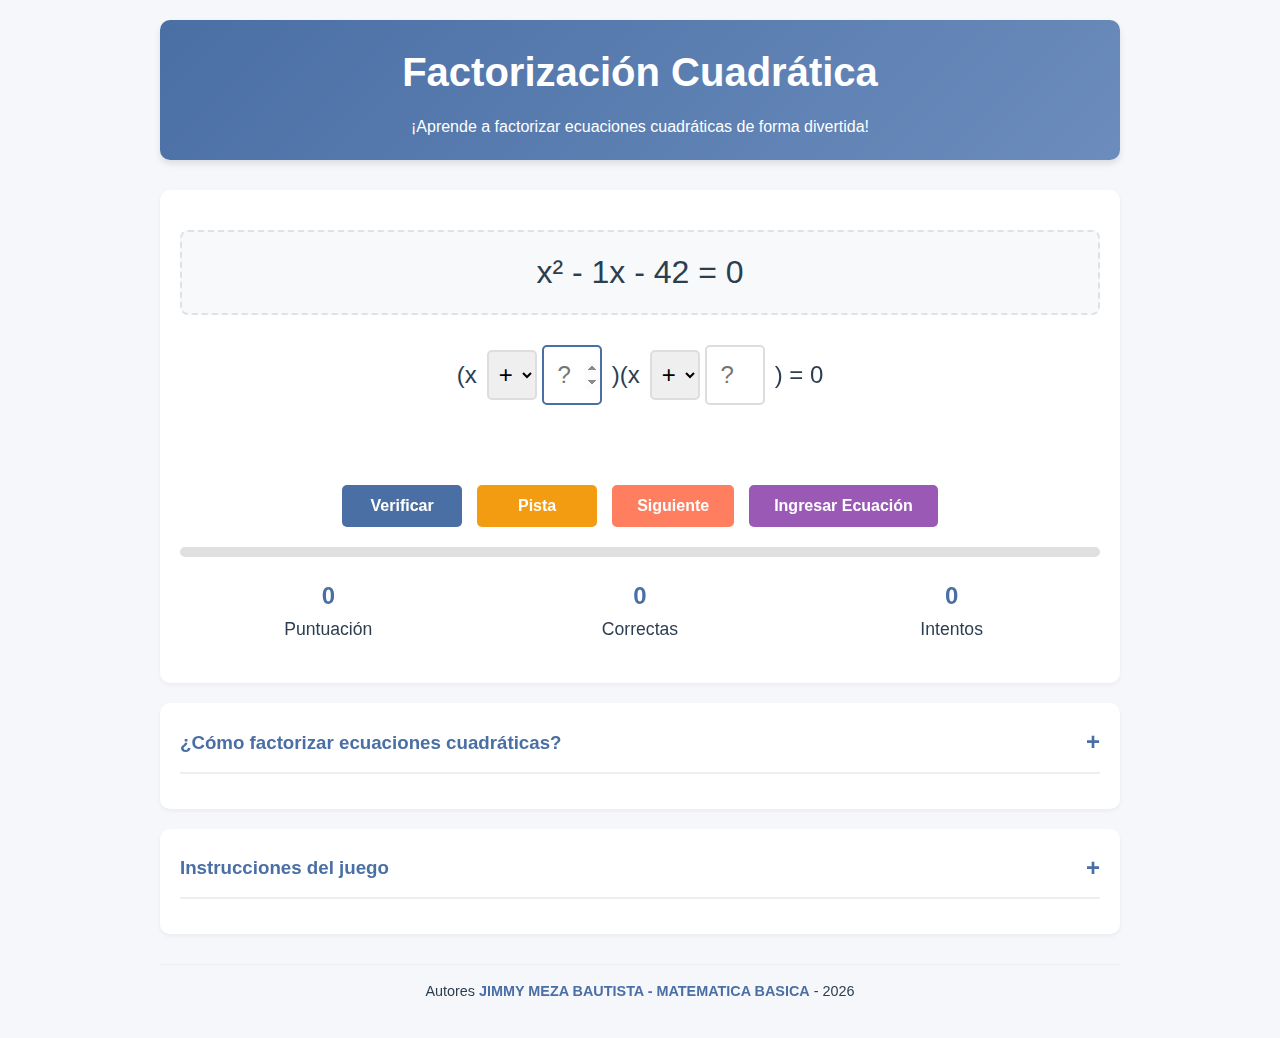
<file: index2.html>
<!DOCTYPE html>
<html lang="es">
<head>
    <meta charset="UTF-8">
    <meta name="viewport" content="width=device-width, initial-scale=1.0">
    <title>Factorización Cuadrática - Juego Interactivo</title>
    <style>
        :root {
            --primary: #4a6fa5;
            --secondary: #6b8cbc;
            --accent: #ff7e5f;
            --light: #f5f7fa;
            --dark: #2c3e50;
            --correct: #2ecc71;
            --incorrect: #e74c3c;
        }
        
        * {
            box-sizing: border-box;
            margin: 0;
            padding: 0;
            font-family: 'Segoe UI', Tahoma, Geneva, Verdana, sans-serif;
        }
        
        body {
            background-color: var(--light);
            color: var(--dark);
            line-height: 1.6;
            padding: 20px;
            max-width: 1000px;
            margin: 0 auto;
            display: flex;
            flex-direction: column;
            min-height: 100vh;
        }
        
        header {
            text-align: center;
            margin-bottom: 30px;
            padding: 20px;
            background: linear-gradient(135deg, var(--primary), var(--secondary));
            color: white;
            border-radius: 10px;
            box-shadow: 0 4px 6px rgba(0,0,0,0.1);
        }
        
        h1 {
            font-size: 2.5rem;
            margin-bottom: 10px;
        }
        
        .container {
            display: flex;
            flex-direction: column;
            gap: 20px;
            flex: 1;
        }
        
        .game-area, .tutorial, .controls {
            background: white;
            padding: 20px;
            border-radius: 10px;
            box-shadow: 0 2px 4px rgba(0,0,0,0.05);
        }
        
        .equation-display {
            font-size: 2rem;
            text-align: center;
            margin: 20px 0;
            padding: 15px;
            background-color: #f8f9fa;
            border-radius: 8px;
            border: 2px dashed #dee2e6;
            overflow-x: auto;
        }
        
        .equation-inputs {
            display: flex;
            justify-content: center;
            align-items: center;
            gap: 5px;
            margin: 20px 0;
            flex-wrap: wrap;
            padding: 10px 0;
            width: 100%;
        }
        
        .factor-inputs {
            display: flex;
            justify-content: center;
            align-items: center;
            gap: 5px;
            margin: 20px 0;
            flex-wrap: wrap;
            padding: 10px 0;
            width: 100%;
        }
        
        .roots-inputs {
            display: flex;
            flex-direction: column;
            align-items: center;
            gap: 10px;
            margin: 20px 0;
            padding: 15px;
            background-color: #f8f9fa;
            border-radius: 8px;
            border: 1px solid #dee2e6;
        }
        
        .root-input-group {
            display: flex;
            align-items: center;
            gap: 5px;
            margin: 5px 0;
        }
        
        .sign-input {
            width: 50px;
            height: 50px;
            font-size: 1.5rem;
            text-align: center;
            border: 2px solid #ddd;
            border-radius: 5px;
            transition: border-color 0.3s;
        }
        
        .number-input {
            width: 60px;
            height: 60px;
            font-size: 1.5rem;
            text-align: center;
            border: 2px solid #ddd;
            border-radius: 5px;
            transition: border-color 0.3s;
        }
        
        .root-input {
            width: 80px;
            height: 50px;
            font-size: 1.3rem;
            text-align: center;
            border: 2px solid #ddd;
            border-radius: 5px;
            transition: border-color 0.3s;
        }
        
        .sign-input:focus, .number-input:focus, .root-input:focus {
            border-color: var(--primary);
            outline: none;
        }
        
        .equation-inputs span, .factor-inputs span {
            font-size: 1.5rem;
            margin: 0 5px;
            white-space: nowrap;
        }
        
        .buttons {
            display: flex;
            justify-content: center;
            gap: 15px;
            margin: 20px 0;
            flex-wrap: wrap;
        }
        
        button {
            padding: 12px 25px;
            font-size: 1rem;
            border: none;
            border-radius: 5px;
            cursor: pointer;
            transition: all 0.3s;
            font-weight: 600;
            min-width: 120px;
        }
        
        .check-btn {
            background-color: var(--primary);
            color: white;
        }
        
        .check-btn:hover {
            background-color: var(--secondary);
        }
        
        .next-btn {
            background-color: var(--accent);
            color: white;
        }
        
        .next-btn:hover {
            background-color: #ff9a8b;
        }
        
        .hint-btn {
            background-color: #f39c12;
            color: white;
        }
        
        .hint-btn:hover {
            background-color: #f1c40f;
        }
        
        .custom-btn {
            background-color: #9b59b6;
            color: white;
        }
        
        .custom-btn:hover {
            background-color: #8e44ad;
        }
        
        .feedback {
            text-align: center;
            font-size: 1.2rem;
            margin: 15px 0;
            min-height: 30px;
            font-weight: 600;
        }
        
        .discriminant-info {
            background-color: #e8f4fd;
            padding: 15px;
            border-radius: 8px;
            margin: 15px 0;
            border-left: 4px solid var(--primary);
        }
        
        .correct {
            color: var(--correct);
        }
        
        .incorrect {
            color: var(--incorrect);
        }
        
        .stats {
            display: flex;
            justify-content: space-around;
            margin: 20px 0;
            font-size: 1.1rem;
            flex-wrap: wrap;
            gap: 15px;
        }
        
        .stat-item {
            text-align: center;
            min-width: 100px;
        }
        
        .stat-value {
            font-size: 1.5rem;
            font-weight: bold;
            color: var(--primary);
        }
        
        .tutorial h3, .controls h3 {
            color: var(--primary);
            margin-bottom: 15px;
            padding-bottom: 10px;
            cursor: pointer;
            display: flex;
            justify-content: space-between;
            align-items: center;
            border-bottom: 2px solid #eee;
        }
        
        .tutorial h3::after, .controls h3::after {
            content: "+";
            font-size: 1.5rem;
            transition: transform 0.3s;
        }
        
        .tutorial:not(.collapsed) h3::after, .controls:not(.collapsed) h3::after {
            content: "−";
        }
        
        .tutorial-content, .controls-content {
            max-height: 0;
            overflow: hidden;
            transition: max-height 0.5s ease-in-out;
        }
        
        .tutorial:not(.collapsed) .tutorial-content, .controls:not(.collapsed) .controls-content {
            max-height: 1000px;
        }
        
        .example {
            background-color: #f8f9fa;
            padding: 15px;
            border-radius: 5px;
            margin: 15px 0;
        }
        
        .step {
            margin: 10px 0;
            display: flex;
            align-items: center;
        }
        
        .step-number {
            background-color: var(--primary);
            color: white;
            width: 30px;
            height: 30px;
            border-radius: 50%;
            display: flex;
            align-items: center;
            justify-content: center;
            margin-right: 10px;
            flex-shrink: 0;
        }
        
        .progress-bar {
            height: 10px;
            background-color: #e0e0e0;
            border-radius: 5px;
            margin: 20px 0;
            overflow: hidden;
        }
        
        .progress {
            height: 100%;
            background-color: var(--correct);
            width: 0%;
            transition: width 0.5s;
        }
        
        .hidden {
            display: none;
        }
        
        .author-credit {
            text-align: center;
            margin-top: 30px;
            padding: 15px;
            color: var(--dark);
            font-size: 0.9rem;
            border-top: 1px solid #eee;
        }
        
        .author-name {
            font-weight: bold;
            color: var(--primary);
        }
        
        @media (max-width: 768px) {
            h1 {
                font-size: 2rem;
            }
            
            .equation-display {
                font-size: 1.5rem;
                padding: 10px;
            }
            
            .equation-inputs, .factor-inputs {
                gap: 3px;
                justify-content: center;
                flex-wrap: wrap;
            }
            
            .sign-input {
                width: 40px;
                height: 40px;
                font-size: 1.2rem;
            }
            
            .number-input {
                width: 50px;
                height: 50px;
                font-size: 1.2rem;
            }
            
            .root-input {
                width: 70px;
                height: 40px;
                font-size: 1.1rem;
            }
            
            .equation-inputs span, .factor-inputs span {
                font-size: 1.2rem;
                margin: 0 3px;
            }
            
            button {
                padding: 10px 20px;
                font-size: 0.9rem;
                min-width: 100px;
            }
            
            .stats {
                gap: 10px;
            }
            
            .stat-item {
                min-width: 80px;
            }
        }
        
        @media (max-width: 480px) {
            body {
                padding: 10px;
            }
            
            header {
                padding: 15px;
                margin-bottom: 20px;
            }
            
            h1 {
                font-size: 1.8rem;
            }
            
            .equation-display {
                font-size: 1.3rem;
            }
            
            .equation-inputs, .factor-inputs {
                gap: 2px;
                justify-content: center;
                flex-wrap: wrap;
            }
            
            .sign-input {
                width: 35px;
                height: 35px;
                font-size: 1.1rem;
            }
            
            .number-input {
                width: 45px;
                height: 45px;
                font-size: 1.1rem;
            }
            
            .root-input {
                width: 60px;
                height: 35px;
                font-size: 1rem;
            }
            
            .equation-inputs span, .factor-inputs span {
                font-size: 1.1rem;
            }
            
            button {
                padding: 8px 15px;
                font-size: 0.85rem;
                min-width: 90px;
            }
        }
    </style>
</head>
<body>
    <header>
        <h1>Factorización Cuadrática</h1>
        <p>¡Aprende a factorizar ecuaciones cuadráticas de forma divertida!</p>
    </header>
    
    <div class="container">
        <div class="game-area">
            <div class="equation-display" id="equation">x² + 5x + 6 = 0</div>
            
            <div class="equation-inputs hidden" id="customEquationInputs">
                <select class="sign-input" id="customA-sign">
                    <option value="+">+</option>
                    <option value="-">-</option>
                </select>
                <input type="number" class="number-input" id="customA" placeholder="1" min="1" value="1">
                <span>x²</span>
                <select class="sign-input" id="customB-sign">
                    <option value="+">+</option>
                    <option value="-">-</option>
                </select>
                <input type="number" class="number-input" id="customB" placeholder="5" value="5">
                <span>x</span>
                <select class="sign-input" id="customC-sign">
                    <option value="+">+</option>
                    <option value="-">-</option>
                </select>
                <input type="number" class="number-input" id="customC" placeholder="6" value="6">
                <span>= 0</span>
            </div>
            
            <div class="factor-inputs" id="factorInputs">
                <span>(x</span>
                <select class="sign-input" id="sign1">
                    <option value="+">+</option>
                    <option value="-">-</option>
                </select>
                <input type="number" class="number-input" id="factor1" placeholder="?" min="1">
                <span>)(x</span>
                <select class="sign-input" id="sign2">
                    <option value="+">+</option>
                    <option value="-">-</option>
                </select>
                <input type="number" class="number-input" id="factor2" placeholder="?" min="1">
                <span>) = 0</span>
            </div>
            
            <div class="roots-inputs hidden" id="rootsInputs">
                <h3>Encuentra las raíces de la ecuación:</h3>
                <div class="root-input-group">
                    <span id="root1Equation">x + 5 = 0</span>
                    <span>→ x =</span>
                    <input type="number" class="root-input" id="root1" placeholder="?">
                </div>
                <div class="root-input-group">
                    <span id="root2Equation">x - 3 = 0</span>
                    <span>→ x =</span>
                    <input type="number" class="root-input" id="root2" placeholder="?">
                </div>
            </div>
            
            <div class="feedback" id="feedback"></div>
            <div class="discriminant-info hidden" id="discriminantInfo"></div>
            
            <div class="buttons">
                <button class="check-btn" id="checkBtn">Verificar</button>
                <button class="hint-btn" id="hintBtn">Pista</button>
                <button class="next-btn" id="nextBtn">Siguiente</button>
                <button class="custom-btn" id="customBtn">Ingresar Ecuación</button>
            </div>
            
            <div class="progress-bar">
                <div class="progress" id="progress"></div>
            </div>
            
            <div class="stats">
                <div class="stat-item">
                    <div class="stat-value" id="score">0</div>
                    <div>Puntuación</div>
                </div>
                <div class="stat-item">
                    <div class="stat-value" id="correctCount">0</div>
                    <div>Correctas</div>
                </div>
                <div class="stat-item">
                    <div class="stat-value" id="attempts">0</div>
                    <div>Intentos</div>
                </div>
            </div>
        </div>
        
        <div class="tutorial collapsed">
            <h3>¿Cómo factorizar ecuaciones cuadráticas?</h3>
            <div class="tutorial-content">
                <p>Una ecuación cuadrática tiene la forma: <strong>ax² + bx + c = 0</strong></p>
                <p>Para factorizarla, buscamos dos números que:</p>
                <div class="example">
                    <div class="step">
                        <div class="step-number">1</div>
                        <div>Multiplicados den <strong>a × c</strong></div>
                    </div>
                    <div class="step">
                        <div class="step-number">2</div>
                        <div>Sumados den <strong>b</strong></div>
                    </div>
                </div>
                <p><strong>Ejemplo:</strong> Factorizar x² + 5x + 6 = 0</p>
                <div class="example">
                    <div class="step">
                        <div class="step-number">1</div>
                        <div>a × c = 1 × 6 = 6</div>
                    </div>
                    <div class="step">
                        <div class="step-number">2</div>
                        <div>Buscamos dos números que multiplicados den 6 y sumados den 5</div>
                    </div>
                    <div class="step">
                        <div class="step-number">3</div>
                        <div>Los números son 2 y 3 (2 × 3 = 6, 2 + 3 = 5)</div>
                    </div>
                    <div class="step">
                        <div class="step-number">4</div>
                        <div>La factorización es: (x + 2)(x + 3) = 0</div>
                    </div>
                    <div class="step">
                        <div class="step-number">5</div>
                        <div>Las raíces son: x + 2 = 0 → x = -2 y x + 3 = 0 → x = -3</div>
                    </div>
                </div>
            </div>
        </div>
        
        <div class="controls collapsed">
            <h3>Instrucciones del juego</h3>
            <div class="controls-content">
                <div class="step">
                    <div class="step-number">1</div>
                    <div>Selecciona el signo e ingresa el número correcto en cada espacio para factorizar la ecuación</div>
                </div>
                <div class="step">
                    <div class="step-number">2</div>
                    <div>Haz clic en "Verificar" para comprobar tu respuesta</div>
                </div>
                <div class="step">
                    <div class="step-number">3</div>
                    <div>Usa "Pista" si necesitas ayuda</div>
                </div>
                <div class="step">
                    <div class="step-number">4</div>
                    <div>Haz clic en "Siguiente" para pasar a una nueva ecuación</div>
                </div>
                <div class="step">
                    <div class="step-number">5</div>
                    <div>Usa "Ingresar Ecuación" para crear tu propia ecuación cuadrática</div>
                </div>
                <div class="step">
                    <div class="step-number">6</div>
                    <div>Después de factorizar correctamente, encontrarás las raíces de la ecuación</div>
                </div>
            </div>
        </div>
    </div>

    <div class="author-credit">
        <p>Autores <span class="author-name">JIMMY MEZA BAUTISTA - MATEMATICA BASICA</span> - 
           <span id="current-year"></span></p>
    </div>

    <script>
        // Variables del juego
        let score = 0;
        let correctCount = 0;
        let attempts = 0;
        let currentEquation = {};
        let progress = 0;
        let isCustomEquation = false;
        let factorizationCorrect = false;
        let currentMode = 'factorization'; // 'factorization', 'roots', 'custom'
        
        // Elementos del DOM
        const equationElement = document.getElementById('equation');
        const customEquationInputs = document.getElementById('customEquationInputs');
        const factorInputs = document.getElementById('factorInputs');
        const rootsInputs = document.getElementById('rootsInputs');
        const sign1Select = document.getElementById('sign1');
        const sign2Select = document.getElementById('sign2');
        const factor1Input = document.getElementById('factor1');
        const factor2Input = document.getElementById('factor2');
        const root1Input = document.getElementById('root1');
        const root2Input = document.getElementById('root2');
        const root1Equation = document.getElementById('root1Equation');
        const root2Equation = document.getElementById('root2Equation');
        const feedbackElement = document.getElementById('feedback');
        const discriminantInfo = document.getElementById('discriminantInfo');
        const checkBtn = document.getElementById('checkBtn');
        const hintBtn = document.getElementById('hintBtn');
        const nextBtn = document.getElementById('nextBtn');
        const customBtn = document.getElementById('customBtn');
        const scoreElement = document.getElementById('score');
        const correctCountElement = document.getElementById('correctCount');
        const attemptsElement = document.getElementById('attempts');
        const progressElement = document.getElementById('progress');
        const currentYearElement = document.getElementById('current-year');
        
        // Elementos para ecuación personalizada
        const customASign = document.getElementById('customA-sign');
        const customA = document.getElementById('customA');
        const customBSign = document.getElementById('customB-sign');
        const customB = document.getElementById('customB');
        const customCSign = document.getElementById('customC-sign');
        const customC = document.getElementById('customC');
        
        // Actualizar año actual en el crédito
        currentYearElement.textContent = new Date().getFullYear();
        
        // Generar una ecuación cuadrática factorizable
        function generateEquation() {
            // Generar factores aleatorios (números entre 1 y 10)
            let factor1 = Math.floor(Math.random() * 10) + 1;
            let factor2 = Math.floor(Math.random() * 10) + 1;
            
            // Decidir aleatoriamente los signos
            const sign1 = Math.random() > 0.5 ? '+' : '-';
            const sign2 = Math.random() > 0.5 ? '+' : '-';
            
            // Calcular coeficientes a, b, c
            const a = 1;
            let b, c;
            
            if (sign1 === '+' && sign2 === '+') {
                b = factor1 + factor2;
                c = factor1 * factor2;
            } else if (sign1 === '+' && sign2 === '-') {
                b = factor1 - factor2;
                c = -factor1 * factor2;
            } else if (sign1 === '-' && sign2 === '+') {
                b = factor2 - factor1;
                c = -factor1 * factor2;
            } else { // sign1 === '-' && sign2 === '-'
                b = -(factor1 + factor2);
                c = factor1 * factor2;
            }
            
            // Guardar la ecuación actual
            currentEquation = {
                factor1: factor1,
                factor2: factor2,
                sign1: sign1,
                sign2: sign2,
                a: a,
                b: b,
                c: c,
                root1: sign1 === '+' ? -factor1 : factor1,
                root2: sign2 === '+' ? -factor2 : factor2
            };
            
            // Mostrar la ecuación
            displayEquation(a, b, c);
            
            // Limpiar inputs y feedback
            resetInputs();
            
            // Enfocar el primer input
            factor1Input.focus();
        }
        
        // Mostrar ecuación en formato legible
        function displayEquation(a, b, c) {
            let equationString = '';
            
            // Coeficiente a
            if (a !== 1) {
                equationString += `${a}`;
            }
            equationString += 'x²';
            
            // Coeficiente b
            if (b > 0) {
                equationString += ` + ${b}x`;
            } else if (b < 0) {
                equationString += ` - ${Math.abs(b)}x`;
            }
            
            // Coeficiente c
            if (c > 0) {
                equationString += ` + ${c}`;
            } else if (c < 0) {
                equationString += ` - ${Math.abs(c)}`;
            }
            
            equationString += ' = 0';
            equationElement.textContent = equationString;
        }
        
        // Resetear inputs y feedback
        function resetInputs() {
            sign1Select.value = '+';
            sign2Select.value = '+';
            factor1Input.value = '';
            factor2Input.value = '';
            root1Input.value = '';
            root2Input.value = '';
            feedbackElement.textContent = '';
            feedbackElement.className = 'feedback';
            discriminantInfo.classList.add('hidden');
            rootsInputs.classList.add('hidden');
            factorizationCorrect = false;
            currentMode = 'factorization';
            updateButtonStates();
        }
        
        // Actualizar estados de los botones según el modo actual
        function updateButtonStates() {
            switch(currentMode) {
                case 'custom':
                    checkBtn.textContent = 'Verificar Ecuación';
                    customBtn.textContent = 'Usar Ecuación Aleatoria';
                    customEquationInputs.classList.remove('hidden');
                    factorInputs.classList.add('hidden');
                    rootsInputs.classList.add('hidden');
                    break;
                    
                case 'factorization':
                    checkBtn.textContent = 'Verificar';
                    customBtn.textContent = 'Ingresar Ecuación';
                    customEquationInputs.classList.add('hidden');
                    factorInputs.classList.remove('hidden');
                    rootsInputs.classList.add('hidden');
                    break;
                    
                case 'roots':
                    checkBtn.textContent = 'Verificar Raíces';
                    customBtn.textContent = 'Ingresar Ecuación';
                    customEquationInputs.classList.add('hidden');
                    factorInputs.classList.add('hidden');
                    rootsInputs.classList.remove('hidden');
                    break;
            }
        }
        
        // Verificar la factorización
        function checkFactorization() {
            const userSign1 = sign1Select.value;
            const userSign2 = sign2Select.value;
            const userFactor1 = parseInt(factor1Input.value);
            const userFactor2 = parseInt(factor2Input.value);
            
            if (isNaN(userFactor1) || isNaN(userFactor2) || userFactor1 < 1 || userFactor2 < 1) {
                feedbackElement.textContent = 'Por favor, ingresa números válidos (mayores a 0)';
                feedbackElement.className = 'feedback incorrect';
                return;
            }
            
            attempts++;
            attemptsElement.textContent = attempts;
            
            // Verificar si la respuesta es correcta (considerando el orden)
            if ((userSign1 === currentEquation.sign1 && userSign2 === currentEquation.sign2 && 
                 userFactor1 === currentEquation.factor1 && userFactor2 === currentEquation.factor2) ||
                (userSign1 === currentEquation.sign2 && userSign2 === currentEquation.sign1 && 
                 userFactor1 === currentEquation.factor2 && userFactor2 === currentEquation.factor1)) {
                
                feedbackElement.textContent = '¡Correcto! La factorización es correcta. Ahora encuentra las raíces.';
                feedbackElement.className = 'feedback correct';
                
                score += 10;
                correctCount++;
                factorizationCorrect = true;
                currentMode = 'roots';
                
                scoreElement.textContent = score;
                correctCountElement.textContent = correctCount;
                
                // Actualizar ecuaciones de raíces
                const factor1 = userSign1 === currentEquation.sign1 ? userFactor1 : userFactor2;
                const factor2 = userSign2 === currentEquation.sign2 ? userFactor2 : userFactor1;
                const sign1 = userSign1 === currentEquation.sign1 ? userSign1 : userSign2;
                const sign2 = userSign2 === currentEquation.sign2 ? userSign2 : userSign1;
                
                root1Equation.textContent = `x ${sign1} ${factor1} = 0`;
                root2Equation.textContent = `x ${sign2} ${factor2} = 0`;
                
                // Actualizar estados de botones
                updateButtonStates();
                
                // Actualizar progreso
                progress = Math.min(progress + 5, 100);
                progressElement.style.width = progress + '%';
                
            } else {
                feedbackElement.textContent = 'Incorrecto. Intenta nuevamente.';
                feedbackElement.className = 'feedback incorrect';
                
                // Reducir puntuación por intentos incorrectos
                score = Math.max(0, score - 2);
                scoreElement.textContent = score;
            }
        }
        
        // Verificar las raíces
        function checkRoots() {
            const userRoot1 = parseFloat(root1Input.value);
            const userRoot2 = parseFloat(root2Input.value);
            
            if (isNaN(userRoot1) || isNaN(userRoot2)) {
                feedbackElement.textContent = 'Por favor, ingresa ambas raíces';
                feedbackElement.className = 'feedback incorrect';
                return;
            }
            
            // Verificar si las raíces son correctas (considerando el orden)
            if ((Math.abs(userRoot1 - currentEquation.root1) < 0.001 && Math.abs(userRoot2 - currentEquation.root2) < 0.001) ||
                (Math.abs(userRoot1 - currentEquation.root2) < 0.001 && Math.abs(userRoot2 - currentEquation.root1) < 0.001)) {
                
                feedbackElement.textContent = '¡Excelente! Has encontrado correctamente las raíces de la ecuación.';
                feedbackElement.className = 'feedback correct';
                
                score += 10;
                correctCount++;
                
                scoreElement.textContent = score;
                correctCountElement.textContent = correctCount;
                
                // Cambiar función del botón a siguiente
                checkBtn.textContent = 'Siguiente';
                checkBtn.onclick = nextEquation;
                
                // Actualizar progreso
                progress = Math.min(progress + 5, 100);
                progressElement.style.width = progress + '%';
                
            } else {
                feedbackElement.textContent = 'Raíces incorrectas. Intenta nuevamente.';
                feedbackElement.className = 'feedback incorrect';
                
                // Reducir puntuación por intentos incorrectos
                score = Math.max(0, score - 2);
                scoreElement.textContent = score;
            }
        }
        
        // Proporcionar una pista
  function giveHint() {
    if (currentMode === 'factorization') {
        // Dar una pista sobre los factores con signos correctos
        const cValue = currentEquation.c;
        const bValue = currentEquation.b;
        
        const cSign = cValue < 0 ? '-' : '';
        const bSign = bValue < 0 ? '-' : '';
        
        const cAbsolute = Math.abs(cValue);
        const bAbsolute = Math.abs(bValue);
        
        const hint = `Pista: Los factores deben multiplicarse para dar ${cSign}${cAbsolute} y sumarse para dar ${bSign}${bAbsolute}`;
        feedbackElement.textContent = hint;
        feedbackElement.className = 'feedback';
    } else if (currentMode === 'roots') {
        // Dar una pista sobre las raíces
        const hint = `Pista: Resuelve cada factor igualado a cero. Por ejemplo, si tienes (x + a) = 0, entonces x = -a`;
        feedbackElement.textContent = hint;
        feedbackElement.className = 'feedback';
    }
}
        
        // Verificar si una ecuación cuadrática es factorizable
        function isFactorizable(a, b, c) {
            // Calcular el discriminante
            const discriminant = b * b - 4 * a * c;
            
            // Información detallada del discriminante
            let discriminantInfoText = `<strong>Cálculo del discriminante:</strong><br>`;
            discriminantInfoText += `D = b² - 4ac = (${b})² - 4(${a})(${c}) = ${b*b} - ${4*a*c} = ${discriminant}<br>`;
            
            // Si el discriminante es negativo
            if (discriminant < 0) {
                discriminantInfoText += `El discriminante es negativo (${discriminant} < 0), por lo que la ecuación no tiene soluciones reales.`;
                return { 
                    factorizable: false, 
                    reason: "El discriminante es negativo, por lo que la ecuación no tiene soluciones reales.",
                    discriminantInfo: discriminantInfoText
                };
            }
            
            // Verificar si es cuadrado perfecto
            const sqrtDiscriminant = Math.sqrt(discriminant);
            if (sqrtDiscriminant !== Math.floor(sqrtDiscriminant)) {
                discriminantInfoText += `El discriminante (${discriminant}) no es un cuadrado perfecto, por lo que la ecuación no se puede factorizar con números enteros.`;
                return { 
                    factorizable: false, 
                    reason: "El discriminante no es un cuadrado perfecto, por lo que la ecuación no se puede factorizar con números enteros.",
                    discriminantInfo: discriminantInfoText
                };
            }
            
            // Verificar si los factores son enteros
            const factor1 = (-b + sqrtDiscriminant) / (2 * a);
            const factor2 = (-b - sqrtDiscriminant) / (2 * a);
            
            if (factor1 !== Math.floor(factor1) || factor2 !== Math.floor(factor2)) {
                discriminantInfoText += `Los factores no son números enteros (${factor1} y ${factor2}), por lo que la ecuación no se puede factorizar con coeficientes enteros.`;
                return { 
                    factorizable: false, 
                    reason: "Los factores no son números enteros, por lo que la ecuación no se puede factorizar con coeficientes enteros.",
                    discriminantInfo: discriminantInfoText
                };
            }
            
            discriminantInfoText += `El discriminante es un cuadrado perfecto (${discriminant} = ${sqrtDiscriminant}²), por lo que la ecuación es factorizable.`;
            return { 
                factorizable: true, 
                factor1: factor1, 
                factor2: factor2,
                discriminantInfo: discriminantInfoText
            };
        }
        
        // Habilitar entrada de ecuación personalizada
        function enableCustomEquation() {
            currentMode = 'custom';
            updateButtonStates();
            feedbackElement.textContent = 'Ingresa los coeficientes de tu ecuación';
            feedbackElement.className = 'feedback';
            discriminantInfo.classList.add('hidden');
            isCustomEquation = true;
        }
        
        // Deshabilitar entrada de ecuación personalizada
        function disableCustomEquation() {
            isCustomEquation = false;
            generateEquation();
        }
        
        // Verificar ecuación personalizada
        function checkCustomEquation() {
            // Obtener valores
            const aSign = customASign.value;
            const aValue = parseInt(customA.value) || 1;
            const bSign = customBSign.value;
            const bValue = parseInt(customB.value) || 0;
            const cSign = customCSign.value;
            const cValue = parseInt(customC.value) || 0;
            
            // Validar entrada
            if (aValue < 1) {
                feedbackElement.textContent = 'El coeficiente de x² debe ser mayor a 0.';
                feedbackElement.className = 'feedback incorrect';
                return;
            }
            
            // Calcular coeficientes con signos
            const a = aSign === '+' ? aValue : -aValue;
            const b = bSign === '+' ? bValue : -bValue;
            const c = cSign === '+' ? cValue : -cValue;
            
            // Mostrar la ecuación
            displayEquation(a, b, c);
            
            // Verificar si es factorizable
            const result = isFactorizable(a, b, c);
            
            // Mostrar información del discriminante
            discriminantInfo.innerHTML = result.discriminantInfo;
            discriminantInfo.classList.remove('hidden');
            
            if (result.factorizable) {
                // Calcular signos y factores para la factorización
                let factor1 = Math.abs(result.factor1);
                let factor2 = Math.abs(result.factor2);
                let sign1 = result.factor1 >= 0 ? '-' : '+';
                let sign2 = result.factor2 >= 0 ? '-' : '+';
                
                // Ajustar para ecuación cuadrática general (a puede ser diferente de 1)
                if (a !== 1) {
                    // Para ecuaciones con a ≠ 1, necesitamos encontrar factores de a y c
                    // que sumen b. Esto es más complejo y simplificamos para este ejemplo
                    feedbackElement.textContent = '¡Ecuación válida! Ahora intenta factorizarla. Nota: Para ecuaciones con a ≠ 1, la factorización puede ser más compleja.';
                    feedbackElement.className = 'feedback correct';
                    
                    // Para simplificar, asumimos que podemos dividir toda la ecuación por a
                    // para obtener una ecuación con a=1
                    const simplifiedB = b / a;
                    const simplifiedC = c / a;
                    
                    // Encontrar factores para la ecuación simplificada
                    const simplifiedResult = isFactorizable(1, simplifiedB, simplifiedC);
                    if (simplifiedResult.factorizable) {
                        factor1 = Math.abs(simplifiedResult.factor1);
                        factor2 = Math.abs(simplifiedResult.factor2);
                        sign1 = simplifiedResult.factor1 >= 0 ? '-' : '+';
                        sign2 = simplifiedResult.factor2 >= 0 ? '-' : '+';
                    }
                } else {
                    feedbackElement.textContent = '¡Ecuación válida! Ahora intenta factorizarla.';
                    feedbackElement.className = 'feedback correct';
                }
                
                // Actualizar la ecuación actual
                currentEquation = {
                    a: a,
                    b: b,
                    c: c,
                    factor1: factor1,
                    factor2: factor2,
                    sign1: sign1,
                    sign2: sign2,
                    root1: result.factor1,
                    root2: result.factor2
                };
                
                // Cambiar a modo de factorización
                currentMode = 'factorization';
                updateButtonStates();
                
                // Limpiar inputs de factorización
                resetInputs();
                
            } else {
                feedbackElement.textContent = `La ecuación no es factorizable: ${result.reason}`;
                feedbackElement.className = 'feedback incorrect';
            }
        }
        
        // Siguiente ecuación
        function nextEquation() {
            if (isCustomEquation) {
                disableCustomEquation();
            } else {
                generateEquation();
            }
        }
        
        // Función para hacer los menús desplegables
        function setupCollapsibleMenus() {
            const tutorialHeader = document.querySelector('.tutorial h3');
            const controlsHeader = document.querySelector('.controls h3');
            
            tutorialHeader.addEventListener('click', function() {
                document.querySelector('.tutorial').classList.toggle('collapsed');
            });
            
            controlsHeader.addEventListener('click', function() {
                document.querySelector('.controls').classList.toggle('collapsed');
            });
        }
        
        // Configurar event listeners para los botones
        function setupEventListeners() {
            hintBtn.addEventListener('click', giveHint);
            nextBtn.addEventListener('click', nextEquation);
            customBtn.addEventListener('click', function() {
                if (currentMode === 'custom') {
                    disableCustomEquation();
                } else {
                    enableCustomEquation();
                }
            });
            
            // Configurar el botón de verificar según el modo actual
            checkBtn.onclick = function() {
                switch(currentMode) {
                    case 'custom':
                        checkCustomEquation();
                        break;
                    case 'factorization':
                        checkFactorization();
                        break;
                    case 'roots':
                        checkRoots();
                        break;
                }
            };
            
            // Permitir verificar con Enter
            factor1Input.addEventListener('keypress', function(e) {
                if (e.key === 'Enter') checkFactorization();
            });
            
            factor2Input.addEventListener('keypress', function(e) {
                if (e.key === 'Enter') checkFactorization();
            });
            
            root1Input.addEventListener('keypress', function(e) {
                if (e.key === 'Enter') checkRoots();
            });
            
            root2Input.addEventListener('keypress', function(e) {
                if (e.key === 'Enter') checkRoots();
            });
        }
        
        // Inicializar el juego
        function initGame() {
            generateEquation();
            setupCollapsibleMenus();
            setupEventListeners();
            
            // Actualizar estadísticas iniciales
            scoreElement.textContent = score;
            correctCountElement.textContent = correctCount;
            attemptsElement.textContent = attempts;
        }
        
        // Iniciar el juego cuando se carga la página
        window.addEventListener('load', initGame);
    </script>
</body>
</html>
</file>
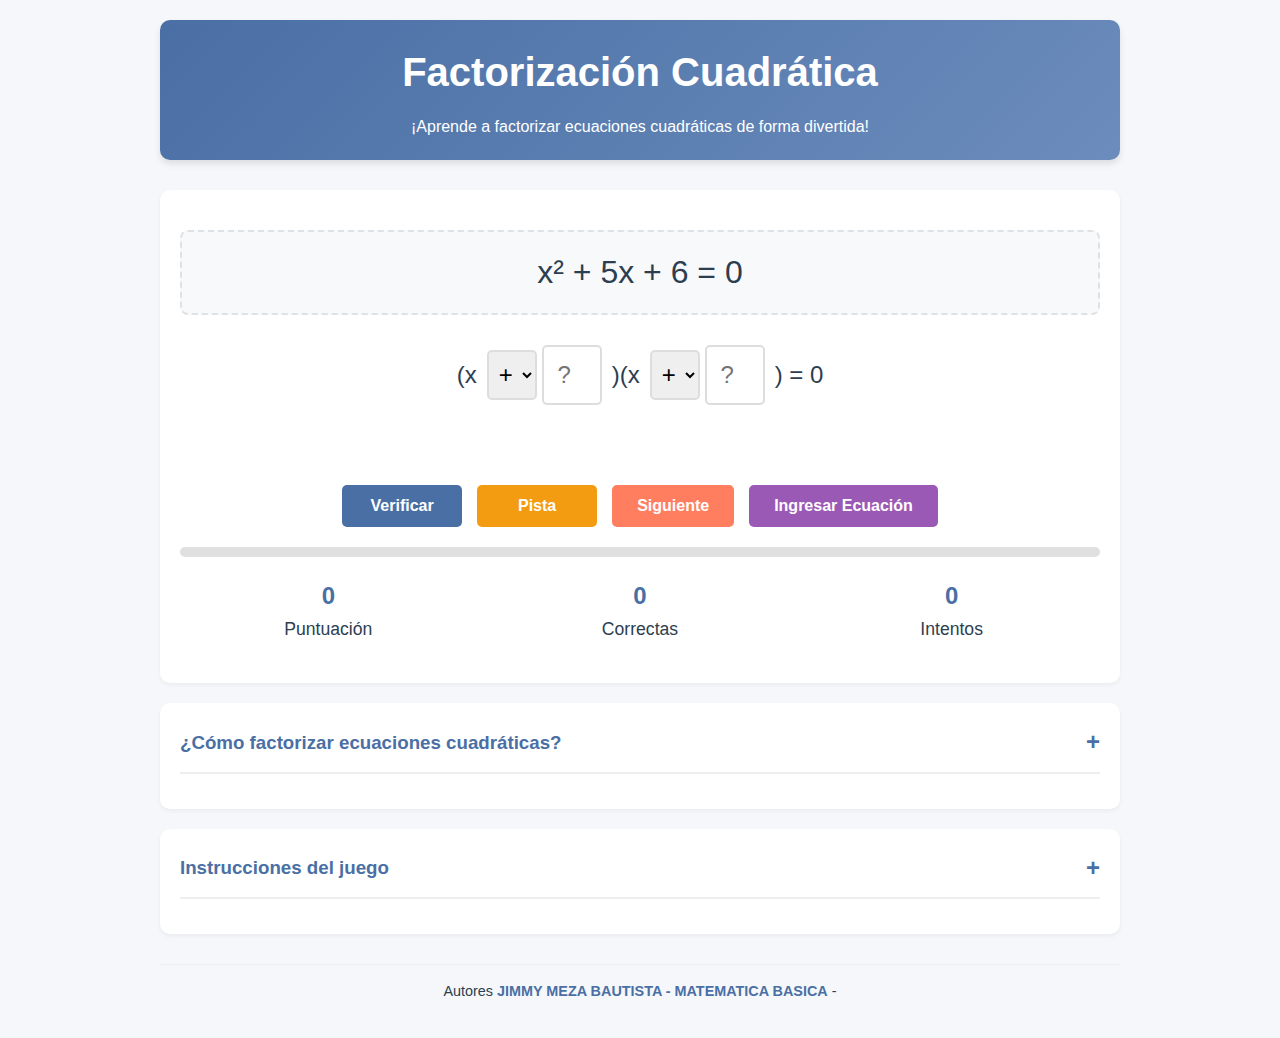
<file: proyecto academico.html>
<!DOCTYPE html>
<html lang="es">
<head>
    <meta charset="UTF-8">
    <meta name="viewport" content="width=device-width, initial-scale=1.0">
    <title>Factorización Cuadrática - Juego Interactivo</title>
    <link rel="stylesheet" href="style.css">
    
</head>
<body>
    <header>
        <h1>Factorización Cuadrática</h1>
        <p>¡Aprende a factorizar ecuaciones cuadráticas de forma divertida!</p>
    </header>
    
    <div class="container">
        <div class="game-area">
            <div class="equation-display" id="equation">x² + 5x + 6 = 0</div>
            
            <div class="equation-inputs hidden" id="customEquationInputs">
                <select class="sign-input" id="customA-sign">
                    <option value="+">+</option>
                    <option value="-">-</option>
                </select>
                <input type="number" class="number-input" id="customA" placeholder="1" min="1" value="1">
                <span>x²</span>
                <select class="sign-input" id="customB-sign">
                    <option value="+">+</option>
                    <option value="-">-</option>
                </select>
                <input type="number" class="number-input" id="customB" placeholder="5" value="5">
                <span>x</span>
                <select class="sign-input" id="customC-sign">
                    <option value="+">+</option>
                    <option value="-">-</option>
                </select>
                <input type="number" class="number-input" id="customC" placeholder="6" value="6">
                <span>= 0</span>
            </div>
            
            <div class="factor-inputs" id="factorInputs">
                <span>(x</span>
                <select class="sign-input" id="sign1">
                    <option value="+">+</option>
                    <option value="-">-</option>
                </select>
                <input type="number" class="number-input" id="factor1" placeholder="?" min="1">
                <span>)(x</span>
                <select class="sign-input" id="sign2">
                    <option value="+">+</option>
                    <option value="-">-</option>
                </select>
                <input type="number" class="number-input" id="factor2" placeholder="?" min="1">
                <span>) = 0</span>
            </div>
            
            <div class="roots-inputs hidden" id="rootsInputs">
                <h3>Encuentra las raíces de la ecuación:</h3>
                <div class="root-input-group">
                    <span id="root1Equation">x + 5 = 0</span>
                    <span>→ x =</span>
                    <input type="number" class="root-input" id="root1" placeholder="?">
                </div>
                <div class="root-input-group">
                    <span id="root2Equation">x - 3 = 0</span>
                    <span>→ x =</span>
                    <input type="number" class="root-input" id="root2" placeholder="?">
                </div>
            </div>
            
            <div class="feedback" id="feedback"></div>
            <div class="discriminant-info hidden" id="discriminantInfo"></div>
            
            <div class="buttons">
                <button class="check-btn" id="checkBtn">Verificar</button>
                <button class="hint-btn" id="hintBtn">Pista</button>
                <button class="next-btn" id="nextBtn">Siguiente</button>
                <button class="custom-btn" id="customBtn">Ingresar Ecuación</button>
            </div>
            
            <div class="progress-bar">
                <div class="progress" id="progress"></div>
            </div>
            
            <div class="stats">
                <div class="stat-item">
                    <div class="stat-value" id="score">0</div>
                    <div>Puntuación</div>
                </div>
                <div class="stat-item">
                    <div class="stat-value" id="correctCount">0</div>
                    <div>Correctas</div>
                </div>
                <div class="stat-item">
                    <div class="stat-value" id="attempts">0</div>
                    <div>Intentos</div>
                </div>
            </div>
        </div>
        
        <div class="tutorial collapsed">
            <h3>¿Cómo factorizar ecuaciones cuadráticas?</h3>
            <div class="tutorial-content">
                <p>Una ecuación cuadrática tiene la forma: <strong>ax² + bx + c = 0</strong></p>
                <p>Para factorizarla, buscamos dos números que:</p>
                <div class="example">
                    <div class="step">
                        <div class="step-number">1</div>
                        <div>Multiplicados den <strong>a × c</strong></div>
                    </div>
                    <div class="step">
                        <div class="step-number">2</div>
                        <div>Sumados den <strong>b</strong></div>
                    </div>
                </div>
                <p><strong>Ejemplo:</strong> Factorizar x² + 5x + 6 = 0</p>
                <div class="example">
                    <div class="step">
                        <div class="step-number">1</div>
                        <div>a × c = 1 × 6 = 6</div>
                    </div>
                    <div class="step">
                        <div class="step-number">2</div>
                        <div>Buscamos dos números que multiplicados den 6 y sumados den 5</div>
                    </div>
                    <div class="step">
                        <div class="step-number">3</div>
                        <div>Los números son 2 y 3 (2 × 3 = 6, 2 + 3 = 5)</div>
                    </div>
                    <div class="step">
                        <div class="step-number">4</div>
                        <div>La factorización es: (x + 2)(x + 3) = 0</div>
                    </div>
                    <div class="step">
                        <div class="step-number">5</div>
                        <div>Las raíces son: x + 2 = 0 → x = -2 y x + 3 = 0 → x = -3</div>
                    </div>
                </div>
            </div>
        </div>
        
        <div class="controls collapsed">
            <h3>Instrucciones del juego</h3>
            <div class="controls-content">
                <div class="step">
                    <div class="step-number">1</div>
                    <div>Selecciona el signo e ingresa el número correcto en cada espacio para factorizar la ecuación</div>
                </div>
                <div class="step">
                    <div class="step-number">2</div>
                    <div>Haz clic en "Verificar" para comprobar tu respuesta</div>
                </div>
                <div class="step">
                    <div class="step-number">3</div>
                    <div>Usa "Pista" si necesitas ayuda</div>
                </div>
                <div class="step">
                    <div class="step-number">4</div>
                    <div>Haz clic en "Siguiente" para pasar a una nueva ecuación</div>
                </div>
                <div class="step">
                    <div class="step-number">5</div>
                    <div>Usa "Ingresar Ecuación" para crear tu propia ecuación cuadrática</div>
                </div>
                <div class="step">
                    <div class="step-number">6</div>
                    <div>Después de factorizar correctamente, encontrarás las raíces de la ecuación</div>
                </div>
            </div>
        </div>
    </div>

    <div class="author-credit">
        <p>Autores <span class="author-name">JIMMY MEZA BAUTISTA - MATEMATICA BASICA</span> - 
           <span id="current-year"></span></p>
    </div>

    <script src="script.js"></script>
</body>
</html>
</file>
<file: style.css>
:root {
            --primary: #4a6fa5;
            --secondary: #6b8cbc;
            --accent: #ff7e5f;
            --light: #f5f7fa;
            --dark: #2c3e50;
            --correct: #2ecc71;
            --incorrect: #e74c3c;
        }
        
        * {
            box-sizing: border-box;
            margin: 0;
            padding: 0;
            font-family: 'Segoe UI', Tahoma, Geneva, Verdana, sans-serif;
        }
        
        body {
            background-color: var(--light);
            color: var(--dark);
            line-height: 1.6;
            padding: 20px;
            max-width: 1000px;
            margin: 0 auto;
            display: flex;
            flex-direction: column;
            min-height: 100vh;
        }
        
        header {
            text-align: center;
            margin-bottom: 30px;
            padding: 20px;
            background: linear-gradient(135deg, var(--primary), var(--secondary));
            color: white;
            border-radius: 10px;
            box-shadow: 0 4px 6px rgba(0,0,0,0.1);
        }
        
        h1 {
            font-size: 2.5rem;
            margin-bottom: 10px;
        }
        
        .container {
            display: flex;
            flex-direction: column;
            gap: 20px;
            flex: 1;
        }
        
        .game-area, .tutorial, .controls {
            background: white;
            padding: 20px;
            border-radius: 10px;
            box-shadow: 0 2px 4px rgba(0,0,0,0.05);
        }
        
        .equation-display {
            font-size: 2rem;
            text-align: center;
            margin: 20px 0;
            padding: 15px;
            background-color: #f8f9fa;
            border-radius: 8px;
            border: 2px dashed #dee2e6;
            overflow-x: auto;
        }
        
        .equation-inputs {
            display: flex;
            justify-content: center;
            align-items: center;
            gap: 5px;
            margin: 20px 0;
            flex-wrap: wrap;
            padding: 10px 0;
            width: 100%;
        }
        
        .factor-inputs {
            display: flex;
            justify-content: center;
            align-items: center;
            gap: 5px;
            margin: 20px 0;
            flex-wrap: wrap;
            padding: 10px 0;
            width: 100%;
        }
        
        .roots-inputs {
            display: flex;
            flex-direction: column;
            align-items: center;
            gap: 10px;
            margin: 20px 0;
            padding: 15px;
            background-color: #f8f9fa;
            border-radius: 8px;
            border: 1px solid #dee2e6;
        }
        
        .root-input-group {
            display: flex;
            align-items: center;
            gap: 5px;
            margin: 5px 0;
        }
        
        .sign-input {
            width: 50px;
            height: 50px;
            font-size: 1.5rem;
            text-align: center;
            border: 2px solid #ddd;
            border-radius: 5px;
            transition: border-color 0.3s;
        }
        
        .number-input {
            width: 60px;
            height: 60px;
            font-size: 1.5rem;
            text-align: center;
            border: 2px solid #ddd;
            border-radius: 5px;
            transition: border-color 0.3s;
        }
        
        .root-input {
            width: 80px;
            height: 50px;
            font-size: 1.3rem;
            text-align: center;
            border: 2px solid #ddd;
            border-radius: 5px;
            transition: border-color 0.3s;
        }
        
        .sign-input:focus, .number-input:focus, .root-input:focus {
            border-color: var(--primary);
            outline: none;
        }
        
        .equation-inputs span, .factor-inputs span {
            font-size: 1.5rem;
            margin: 0 5px;
            white-space: nowrap;
        }
        
        .buttons {
            display: flex;
            justify-content: center;
            gap: 15px;
            margin: 20px 0;
            flex-wrap: wrap;
        }
        
        button {
            padding: 12px 25px;
            font-size: 1rem;
            border: none;
            border-radius: 5px;
            cursor: pointer;
            transition: all 0.3s;
            font-weight: 600;
            min-width: 120px;
        }
        
        .check-btn {
            background-color: var(--primary);
            color: white;
        }
        
        .check-btn:hover {
            background-color: var(--secondary);
        }
        
        .next-btn {
            background-color: var(--accent);
            color: white;
        }
        
        .next-btn:hover {
            background-color: #ff9a8b;
        }
        
        .hint-btn {
            background-color: #f39c12;
            color: white;
        }
        
        .hint-btn:hover {
            background-color: #f1c40f;
        }
        
        .custom-btn {
            background-color: #9b59b6;
            color: white;
        }
        
        .custom-btn:hover {
            background-color: #8e44ad;
        }
        
        .feedback {
            text-align: center;
            font-size: 1.2rem;
            margin: 15px 0;
            min-height: 30px;
            font-weight: 600;
        }
        
        .discriminant-info {
            background-color: #e8f4fd;
            padding: 15px;
            border-radius: 8px;
            margin: 15px 0;
            border-left: 4px solid var(--primary);
        }
        
        .correct {
            color: var(--correct);
        }
        
        .incorrect {
            color: var(--incorrect);
        }
        
        .stats {
            display: flex;
            justify-content: space-around;
            margin: 20px 0;
            font-size: 1.1rem;
            flex-wrap: wrap;
            gap: 15px;
        }
        
        .stat-item {
            text-align: center;
            min-width: 100px;
        }
        
        .stat-value {
            font-size: 1.5rem;
            font-weight: bold;
            color: var(--primary);
        }
        
        .tutorial h3, .controls h3 {
            color: var(--primary);
            margin-bottom: 15px;
            padding-bottom: 10px;
            cursor: pointer;
            display: flex;
            justify-content: space-between;
            align-items: center;
            border-bottom: 2px solid #eee;
        }
        
        .tutorial h3::after, .controls h3::after {
            content: "+";
            font-size: 1.5rem;
            transition: transform 0.3s;
        }
        
        .tutorial:not(.collapsed) h3::after, .controls:not(.collapsed) h3::after {
            content: "−";
        }
        
        .tutorial-content, .controls-content {
            max-height: 0;
            overflow: hidden;
            transition: max-height 0.5s ease-in-out;
        }
        
        .tutorial:not(.collapsed) .tutorial-content, .controls:not(.collapsed) .controls-content {
            max-height: 1000px;
        }
        
        .example {
            background-color: #f8f9fa;
            padding: 15px;
            border-radius: 5px;
            margin: 15px 0;
        }
        
        .step {
            margin: 10px 0;
            display: flex;
            align-items: center;
        }
        
        .step-number {
            background-color: var(--primary);
            color: white;
            width: 30px;
            height: 30px;
            border-radius: 50%;
            display: flex;
            align-items: center;
            justify-content: center;
            margin-right: 10px;
            flex-shrink: 0;
        }
        
        .progress-bar {
            height: 10px;
            background-color: #e0e0e0;
            border-radius: 5px;
            margin: 20px 0;
            overflow: hidden;
        }
        
        .progress {
            height: 100%;
            background-color: var(--correct);
            width: 0%;
            transition: width 0.5s;
        }
        
        .hidden {
            display: none;
        }
        
        .author-credit {
            text-align: center;
            margin-top: 30px;
            padding: 15px;
            color: var(--dark);
            font-size: 0.9rem;
            border-top: 1px solid #eee;
        }
        
        .author-name {
            font-weight: bold;
            color: var(--primary);
        }
        
        @media (max-width: 768px) {
            h1 {
                font-size: 2rem;
            }
            
            .equation-display {
                font-size: 1.5rem;
                padding: 10px;
            }
            
            .equation-inputs, .factor-inputs {
                gap: 3px;
                justify-content: center;
                flex-wrap: wrap;
            }
            
            .sign-input {
                width: 40px;
                height: 40px;
                font-size: 1.2rem;
            }
            
            .number-input {
                width: 50px;
                height: 50px;
                font-size: 1.2rem;
            }
            
            .root-input {
                width: 70px;
                height: 40px;
                font-size: 1.1rem;
            }
            
            .equation-inputs span, .factor-inputs span {
                font-size: 1.2rem;
                margin: 0 3px;
            }
            
            button {
                padding: 10px 20px;
                font-size: 0.9rem;
                min-width: 100px;
            }
            
            .stats {
                gap: 10px;
            }
            
            .stat-item {
                min-width: 80px;
            }
        }
        
        @media (max-width: 480px) {
            body {
                padding: 10px;
            }
            
            header {
                padding: 15px;
                margin-bottom: 20px;
            }
            
            h1 {
                font-size: 1.8rem;
            }
            
            .equation-display {
                font-size: 1.3rem;
            }
            
            .equation-inputs, .factor-inputs {
                gap: 2px;
                justify-content: center;
                flex-wrap: wrap;
            }
            
            .sign-input {
                width: 35px;
                height: 35px;
                font-size: 1.1rem;
            }
            
            .number-input {
                width: 45px;
                height: 45px;
                font-size: 1.1rem;
            }
            
            .root-input {
                width: 60px;
                height: 35px;
                font-size: 1rem;
            }
            
            .equation-inputs span, .factor-inputs span {
                font-size: 1.1rem;
            }
            
            button {
                padding: 8px 15px;
                font-size: 0.85rem;
                min-width: 90px;
            }
        }
</file>
